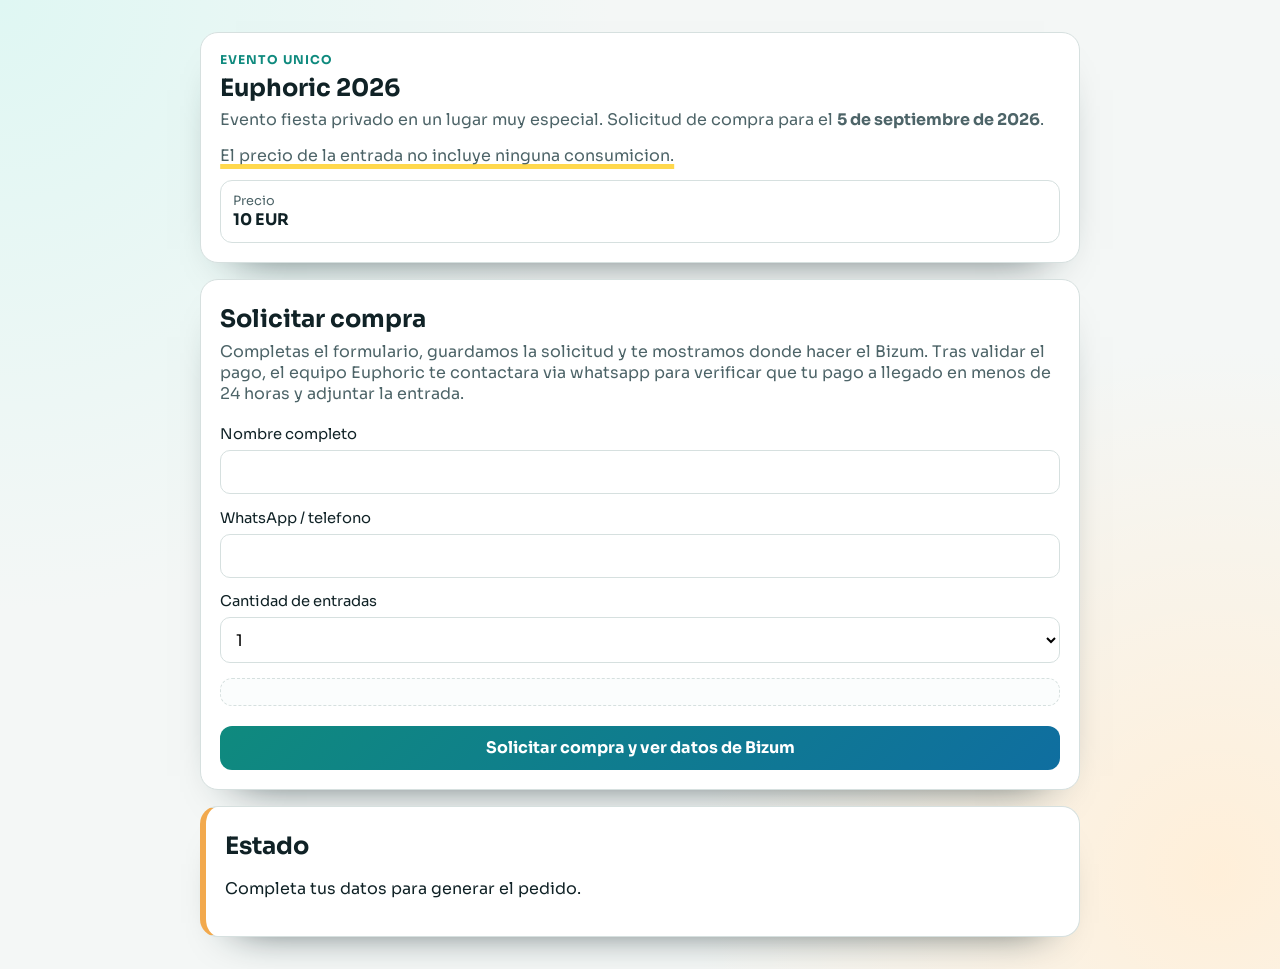
<file: index.html>
<!doctype html>
<html lang="es">
<head>
  <meta charset="UTF-8">
  <meta name="viewport" content="width=device-width, initial-scale=1.0">
  <meta name="robots" content="noindex, nofollow, noarchive, nosnippet, noimageindex">
  <meta name="googlebot" content="noindex, nofollow, noarchive, nosnippet, noimageindex">
  <title>Entradas Euphoric 2026</title>
  <link rel="preconnect" href="https://fonts.googleapis.com">
  <link rel="preconnect" href="https://fonts.gstatic.com" crossorigin>
  <link href="https://fonts.googleapis.com/css2?family=Sora:wght@400;600;700&display=swap" rel="stylesheet">
  <link rel="stylesheet" href="./styles.css">
</head>
<body>
  <main class="layout">
    <section class="card hero">
      <p class="eyebrow">Evento unico</p>
      <h1>Euphoric 2026</h1>
      <p class="subtitle">Evento fiesta privado en un lugar muy especial. Solicitud de compra para el <strong>5 de septiembre de 2026</strong>.</p>
      <p class="section-text highlighted-note">El precio de la entrada no incluye ninguna consumicion.</p>
      <div class="meta-grid">
        <article>
          <span class="meta-label">Precio</span>
          <strong>10 EUR</strong>
        </article>
      </div>
    </section>

    <section class="card">
      <h2>Solicitar compra</h2>
      <p class="section-text">Completas el formulario, guardamos la solicitud y te mostramos donde hacer el Bizum. Tras validar el pago, el equipo Euphoric te contactara via whatsapp para verificar que tu pago a llegado en menos de 24 horas y adjuntar la entrada.</p>

      <form id="orderForm" class="order-form">
        <label for="fullName">Nombre completo</label>
        <input id="fullName" name="fullName" type="text" required>

        <label for="phone">WhatsApp / telefono</label>
        <input id="phone" name="phone" type="text" required>

        <label for="quantity">Cantidad de entradas</label>
        <select id="quantity" name="quantity" required>
          <option value="1">1</option>
          <option value="2">2</option>
          <option value="3">3</option>
          <option value="4">4</option>
        </select>

        <div id="extraAttendees" class="extra-attendees" aria-live="polite"></div>

        <button type="submit" id="submitBtn">Solicitar compra y ver datos de Bizum</button>
      </form>
    </section>

    <section class="card status" id="statusCard">
      <h2>Estado</h2>
      <p id="statusMessage">Completa tus datos para generar el pedido.</p>
    </section>
  </main>

  <div id="statusModal" class="modal-overlay" aria-hidden="true">
    <article class="card status ok modal-card" role="dialog" aria-modal="true" aria-labelledby="modalTitle">
      <div class="modal-head">
        <h2 id="modalTitle">Estado</h2>
        <button id="closeModalBtn" type="button" class="modal-close">Cerrar</button>
      </div>
      <p id="modalMessage"></p>
    </article>
  </div>

  <script src="./app.js" defer></script>
</body>
</html>
</file>
<file: styles.css>
:root {
  --bg: #f4f7f6;
  --ink: #102226;
  --muted: #4d6468;
  --card: #ffffff;
  --line: #d6e0df;
  --accent: #0f8a7e;
  --accent-2: #f2a94d;
  --ok: #1b7f42;
  --warn: #b56a09;
  --err: #aa2e2e;
}

* {
  box-sizing: border-box;
}

body {
  margin: 0;
  min-height: 100vh;
  font-family: "Sora", "Segoe UI", sans-serif;
  color: var(--ink);
  background:
    radial-gradient(circle at 0% 0%, #dff7f3 0%, transparent 38%),
    radial-gradient(circle at 95% 90%, #ffefd9 0%, transparent 35%),
    var(--bg);
}

.layout {
  width: min(880px, 92vw);
  margin: 2rem auto;
  display: grid;
  gap: 1rem;
}

.card {
  background: var(--card);
  border: 1px solid var(--line);
  border-radius: 18px;
  padding: 1.2rem;
  box-shadow: 0 22px 46px -36px #0c2024;
}

.hero {
  animation: float-in 420ms ease-out;
}

.eyebrow {
  margin: 0;
  text-transform: uppercase;
  letter-spacing: 0.08em;
  color: var(--accent);
  font-size: 0.76rem;
  font-weight: 700;
}

h1,
h2 {
  margin: 0.3rem 0;
}

.subtitle,
.section-text {
  margin: 0.4rem 0 0.9rem;
  color: var(--muted);
}

.highlighted-note {
  text-decoration-line: underline;
  text-decoration-color: #ffd84d;
  text-decoration-thickness: 0.3em;
  text-decoration-skip-ink: none;
}

.meta-grid {
  display: grid;
  grid-template-columns: repeat(auto-fit, minmax(180px, 1fr));
  gap: 0.65rem;
}

.meta-grid article {
  border: 1px solid var(--line);
  border-radius: 12px;
  padding: 0.75rem;
}

.meta-label {
  display: block;
  font-size: 0.8rem;
  color: var(--muted);
}

.order-form {
  display: grid;
  gap: 0.45rem;
}

.extra-attendees {
  margin-top: 0.5rem;
  padding: 0.8rem;
  border: 1px dashed var(--line);
  border-radius: 12px;
  background: #fbfdfd;
}

.extra-attendees p {
  margin: 0 0 0.35rem;
  color: var(--muted);
  font-size: 0.9rem;
}

label {
  margin-top: 0.45rem;
  font-size: 0.92rem;
}

input,
select,
button {
  font: inherit;
}

input,
select {
  width: 100%;
  border: 1px solid var(--line);
  border-radius: 10px;
  padding: 0.65rem;
  background: #fff;
}

button {
  margin-top: 0.8rem;
  border: 0;
  border-radius: 12px;
  padding: 0.72rem 0.9rem;
  background: linear-gradient(135deg, var(--accent), #0f6ea0);
  color: #fff;
  font-weight: 700;
  cursor: pointer;
}

button:hover {
  filter: brightness(0.96);
}

button:disabled {
  opacity: 0.7;
  cursor: not-allowed;
}

.status {
  border-left: 6px solid var(--accent-2);
}

.status.ok {
  border-left-color: var(--ok);
}

.status.warn {
  border-left-color: var(--warn);
}

.status.err {
  border-left-color: var(--err);
}

#statusMessage {
  line-height: 1.5;
}

.status-badge {
  display: inline-block;
  margin-bottom: 0.45rem;
  padding: 0.2rem 0.55rem;
  border-radius: 999px;
  background: #daf5e5;
  color: #0f5d2f;
  font-size: 0.78rem;
  font-weight: 700;
  letter-spacing: 0.03em;
}

.status.ok #statusMessage strong {
  color: #0f5d2f;
}

.modal-overlay {
  position: fixed;
  inset: 0;
  z-index: 30;
  display: none;
  align-items: center;
  justify-content: center;
  padding: 1rem;
  background: rgba(7, 21, 28, 0.48);
}

.modal-overlay.open {
  display: flex;
}

.modal-card {
  width: min(760px, 95vw);
  box-shadow: 0 28px 52px -26px #08171d;
}

.modal-head {
  display: flex;
  align-items: center;
  justify-content: space-between;
  gap: 0.8rem;
}

.modal-close {
  margin: 0;
  padding: 0.48rem 0.8rem;
  font-size: 0.9rem;
}

#modalMessage {
  line-height: 1.55;
}

.status.ok #modalMessage strong {
  color: #0f5d2f;
}

@keyframes float-in {
  from {
    opacity: 0;
    transform: translateY(8px);
  }
  to {
    opacity: 1;
    transform: translateY(0);
  }
}

@media (max-width: 720px) {
  .layout {
    margin: 1rem auto 2rem;
  }

  .meta-grid {
    grid-template-columns: 1fr;
  }
}
</file>
